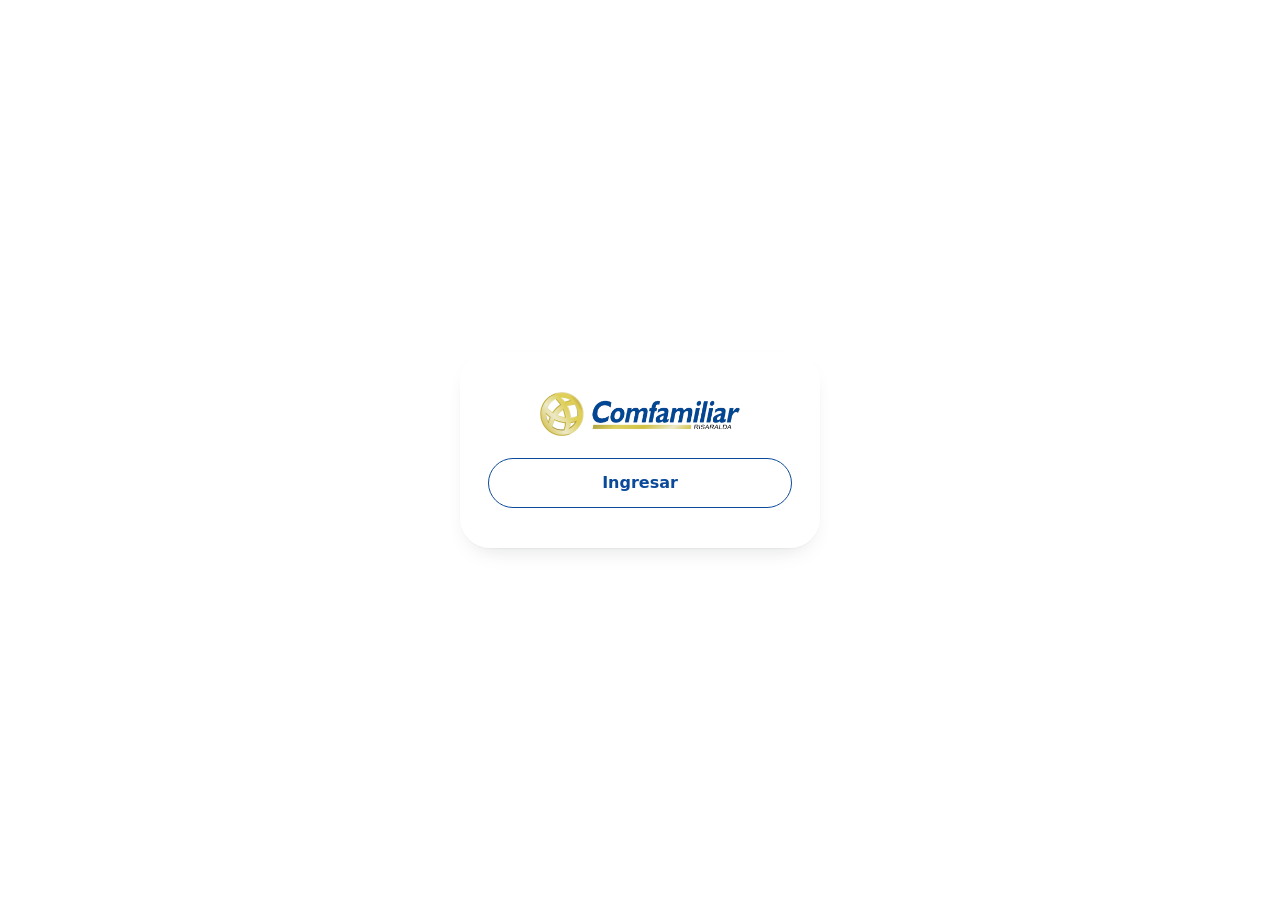
<file: index.html>
<!doctype html>
<html lang="es">
<head>
  <meta charset="utf-8">
  <meta name="viewport" content="width=device-width, initial-scale=1">
  <title>Cotizaciones · Comfamiliar Risaralda</title>
  <link rel="icon" type="image/png" href="favicon.png">
  <link rel="stylesheet" href="styles.css?v=26">
</head>
<body>
  <header class="topbar">
    <a class="brand" href="#/areas">
      <img src="assets/logo-comfamiliar.png" alt="Comfamiliar Risaralda">
      <span class="brand-sep"></span>
      <span class="brand-txt"><b>Cotizaciones</b></span>
    </a>
    <nav class="nav">
      <a href="#/areas" data-nav="areas"><svg viewBox="0 0 24 24" aria-hidden="true"><rect x="3.5" y="3.5" width="7" height="7" rx="1.5"/><rect x="13.5" y="3.5" width="7" height="7" rx="1.5"/><rect x="3.5" y="13.5" width="7" height="7" rx="1.5"/><rect x="13.5" y="13.5" width="7" height="7" rx="1.5"/></svg><span>Áreas</span></a>
      <a href="#/solicitar" data-nav="solicitar" class="nav-cta"><svg viewBox="0 0 24 24" aria-hidden="true"><rect x="3.5" y="3.5" width="17" height="17" rx="4"/><path d="M12 8v8M8 12h8"/></svg><span>Solicitar</span></a>
      <a href="#/solicitudes" data-nav="solicitudes"><svg viewBox="0 0 24 24" aria-hidden="true"><path d="M8 6h12M8 12h12M8 18h12"/><circle cx="4" cy="6" r=".8"/><circle cx="4" cy="12" r=".8"/><circle cx="4" cy="18" r=".8"/></svg><span>Solicitudes</span><span class="count" id="navCount"></span></a>
    </nav>
    <a class="btn primary" href="#/solicitar">Solicitar cotización</a>
    <button type="button" class="ghost" data-act="salir">Salir</button>
  </header>

  <section id="login" class="login" hidden>
    <form id="formLogin" class="login-card">
      <img src="assets/logo-comfamiliar.png" alt="Comfamiliar Risaralda" class="login-logo">
      <button class="primary">Ingresar</button>
    </form>
  </section>

  <main id="app"></main>

  <!-- Crear / editar área -->
  <dialog id="dlgArea">
    <form method="dialog" id="formArea">
      <div class="dialog-head">
        <h2 id="dlgAreaTitle">Nueva área</h2>
        <button class="ghost" value="cancel" formnovalidate aria-label="Cerrar">✕</button>
      </div>
      <div class="grid">
        <label class="span-2">Nombre del área *
          <input name="nombre" required placeholder="Ej.: Marketing">
        </label>
        <label class="span-2">Descripción
          <textarea name="descripcion" rows="2" placeholder="Qué servicios ofrece esta área"></textarea>
        </label>
        <label>Responsable
          <input name="responsable" placeholder="Nombre de quien cotiza">
        </label>
        <label>Correo del área
          <input name="email" type="email" placeholder="area@comfamiliar.com">
        </label>
      </div>
      <div class="dialog-foot">
        <button value="cancel" formnovalidate>Cancelar</button>
        <button class="primary" value="ok">Guardar área</button>
      </div>
    </form>
  </dialog>

  <a class="fab" href="#/solicitar" aria-label="Solicitar cotización"><svg viewBox="0 0 24 24" aria-hidden="true"><path d="M12 5v14M5 12h14"/></svg></a>
  <div id="toast" role="status" aria-live="polite"></div>

  <script src="app.js?v=20"></script>
</body>
</html>
</file>
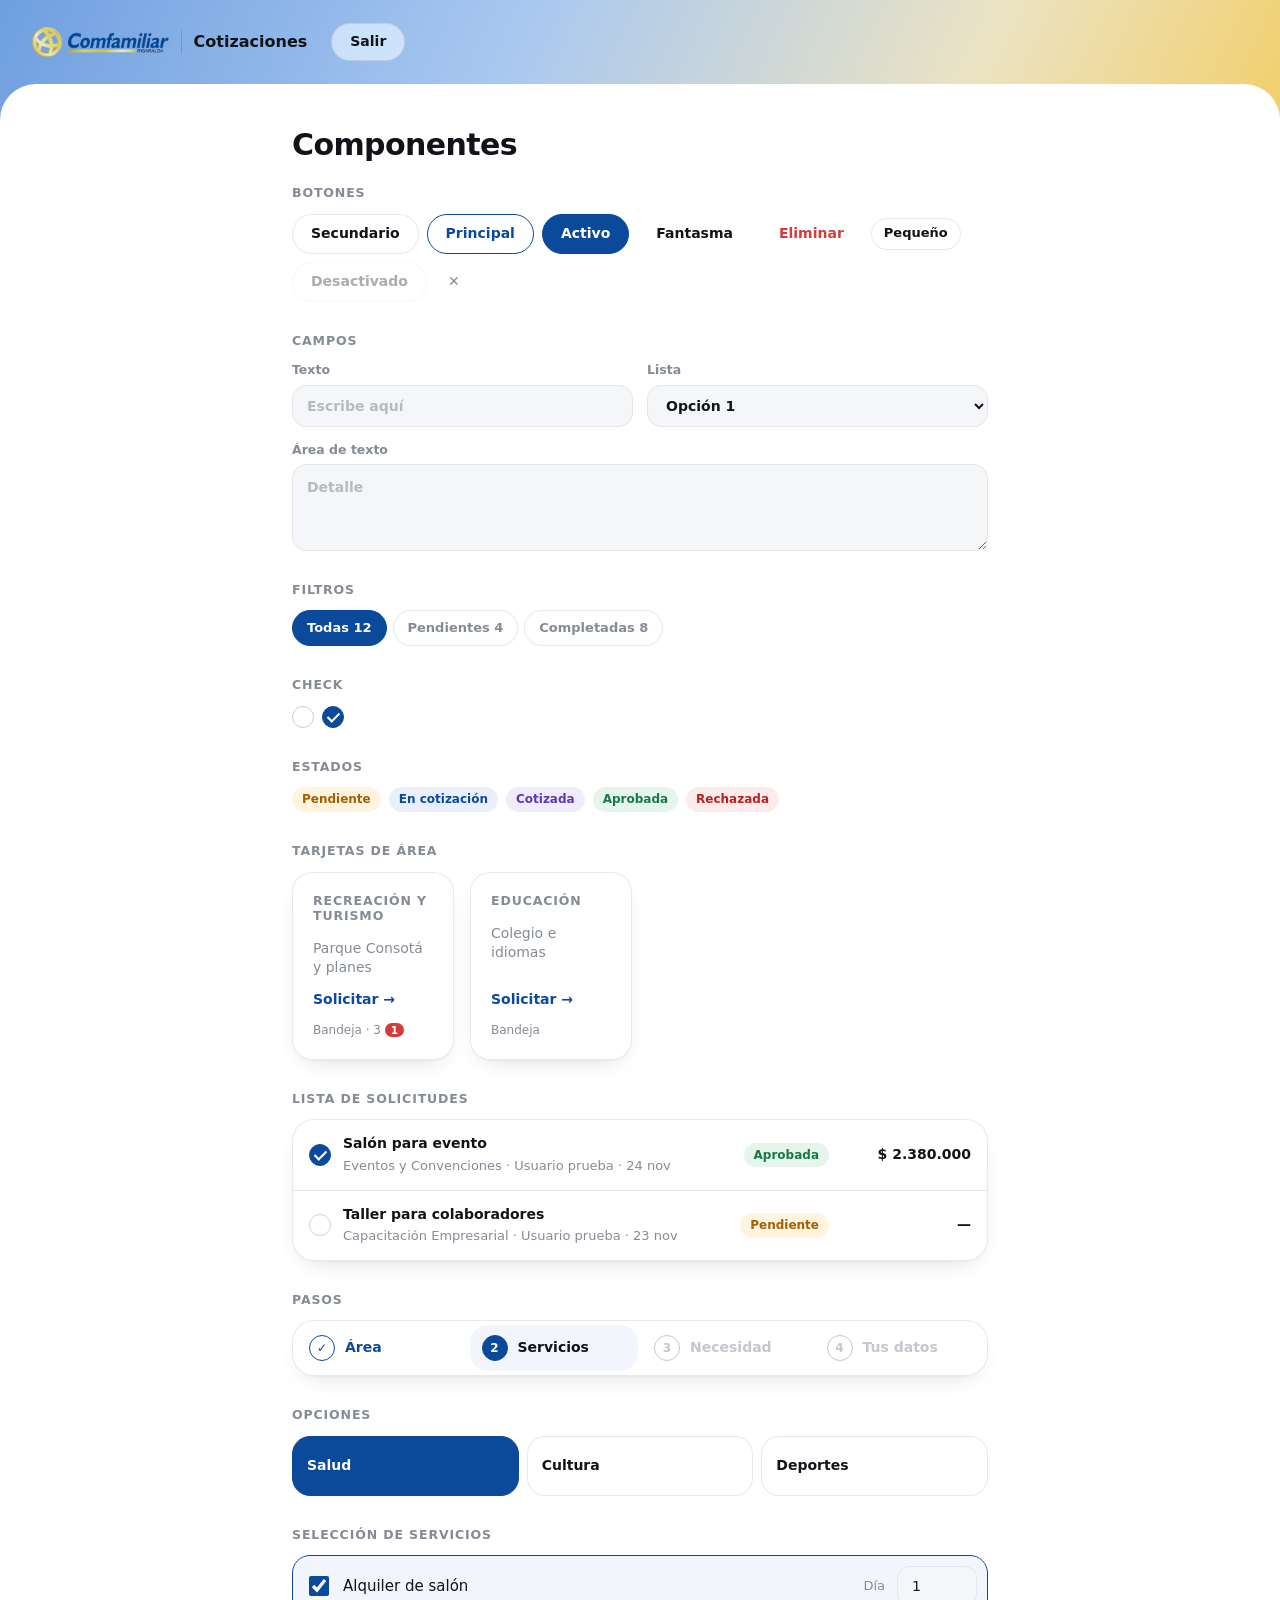
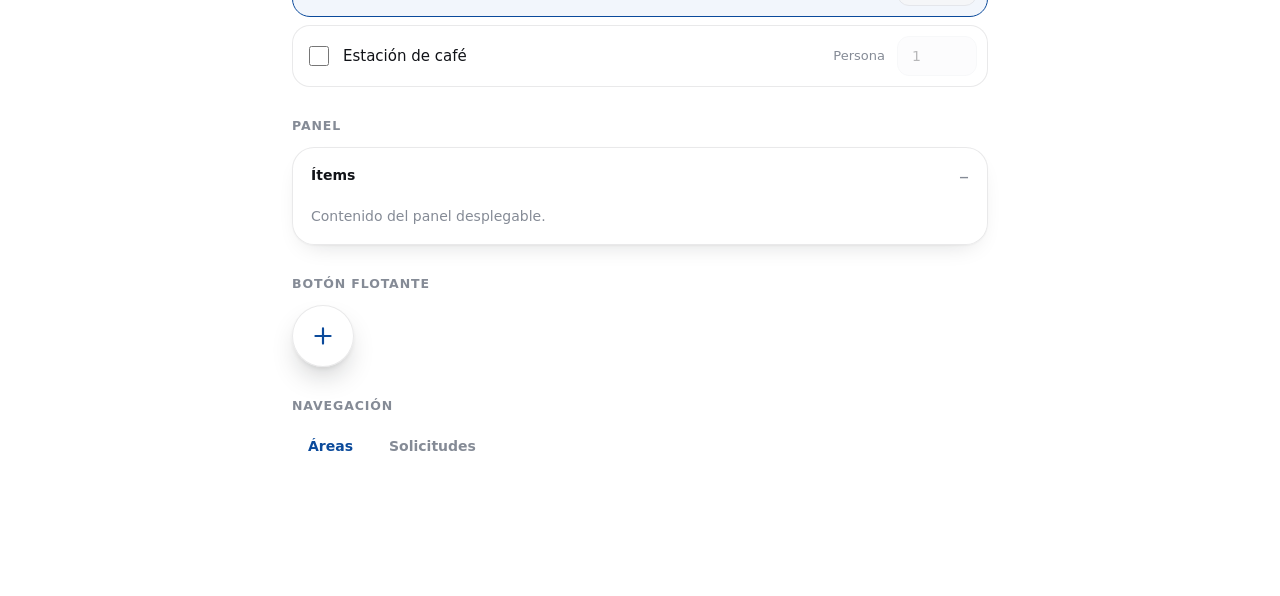
<file: componentes.html>
<!doctype html>
<html lang="es">
<head>
  <meta charset="utf-8">
  <meta name="viewport" content="width=device-width, initial-scale=1">
  <title>Componentes · Cotizador</title>
  <link rel="stylesheet" href="styles.css?v=26">
  <style>
    .kit section { margin-bottom: 30px; }
    .kit h2 { font-size: 12.5px; font-weight: 700; text-transform: uppercase; letter-spacing: .07em; color: var(--muted); margin: 0 0 12px; }
    .kit .demo { display: flex; flex-wrap: wrap; gap: 8px; align-items: center; }
    .kit .nav { position: static; }
    .kit .fab { position: static; display: grid; }
    .kit .stack { display: grid; gap: 12px; }
  </style>
</head>
<body>
  <header class="topbar">
    <a class="brand" href="index.html"><img src="assets/logo-comfamiliar.png" alt="Comfamiliar Risaralda"><span class="brand-sep"></span><span class="brand-txt"><b>Cotizaciones</b></span></a>
    <button class="ghost">Salir</button>
  </header>
  <main id="app">
    <div class="page narrow kit">
      <div class="page-head"><h1>Componentes</h1></div>

      <section>
        <h2>Botones</h2>
        <div class="demo">
          <button>Secundario</button>
          <button class="primary">Principal</button>
          <button class="on">Activo</button>
          <button class="ghost">Fantasma</button>
          <button class="danger-ghost">Eliminar</button>
          <button class="small">Pequeño</button>
          <button disabled>Desactivado</button>
          <button class="icon" title="Quitar">✕</button>
        </div>
      </section>

      <section>
        <h2>Campos</h2>
        <div class="grid">
          <label>Texto<input placeholder="Escribe aquí"></label>
          <label>Lista<select><option>Opción 1</option><option>Opción 2</option></select></label>
          <label class="span-2">Área de texto<textarea rows="3" placeholder="Detalle"></textarea></label>
        </div>
      </section>

      <section>
        <h2>Filtros</h2>
        <div class="chips">
          <button class="chip on">Todas 12</button>
          <button class="chip">Pendientes 4</button>
          <button class="chip">Completadas 8</button>
        </div>
      </section>

      <section>
        <h2>Check</h2>
        <div class="demo"><span class="chk"></span><span class="chk on"></span></div>
      </section>

      <section>
        <h2>Estados</h2>
        <div class="demo">
          <span class="badge st-pendiente">Pendiente</span>
          <span class="badge st-en_proceso">En cotización</span>
          <span class="badge st-cotizada">Cotizada</span>
          <span class="badge st-aprobada">Aprobada</span>
          <span class="badge st-rechazada">Rechazada</span>
        </div>
      </section>

      <section>
        <h2>Tarjetas de área</h2>
        <div class="area-grid">
          <article class="area-card"><a class="area-link" href="#"><h2>Recreación y Turismo</h2><p class="area-desc">Parque Consotá y planes</p><span class="area-go">Solicitar →</span></a><a class="area-sub" href="#">Bandeja · 3 <b>1</b></a></article>
          <article class="area-card"><a class="area-link" href="#"><h2>Educación</h2><p class="area-desc">Colegio e idiomas</p><span class="area-go">Solicitar →</span></a><a class="area-sub" href="#">Bandeja</a></article>
        </div>
      </section>

      <section>
        <h2>Lista de solicitudes</h2>
        <div class="sol-list">
          <a class="sol-row" href="#"><span class="chk on"></span><div class="sol-main"><strong>Salón para evento</strong><span>Eventos y Convenciones · Usuario prueba · 24 nov</span></div><div class="sol-meta"><span class="badge st-aprobada">Aprobada</span></div><div class="sol-total">$ 2.380.000</div></a>
          <a class="sol-row" href="#"><span class="chk"></span><div class="sol-main"><strong>Taller para colaboradores</strong><span>Capacitación Empresarial · Usuario prueba · 23 nov</span></div><div class="sol-meta"><span class="badge st-pendiente">Pendiente</span></div><div class="sol-total">—</div></a>
        </div>
      </section>

      <section>
        <h2>Pasos</h2>
        <ol class="stepper">
          <li class="done"><button><span class="n">✓</span><span class="l">Área</span></button></li>
          <li class="now"><button><span class="n">2</span><span class="l">Servicios</span></button></li>
          <li><button disabled><span class="n">3</span><span class="l">Necesidad</span></button></li>
          <li><button disabled><span class="n">4</span><span class="l">Tus datos</span></button></li>
        </ol>
      </section>

      <section>
        <h2>Opciones</h2>
        <div class="area-choices">
          <button class="area-choice on">Salud</button>
          <button class="area-choice">Cultura</button>
          <button class="area-choice">Deportes</button>
        </div>
      </section>

      <section>
        <h2>Selección de servicios</h2>
        <div class="pick">
          <label class="pick-row on"><input type="checkbox" checked><span>Alquiler de salón</span><span class="price">Día</span><input type="number" value="1"></label>
          <label class="pick-row"><input type="checkbox"><span>Estación de café</span><span class="price">Persona</span><input type="number" value="1" disabled></label>
        </div>
      </section>

      <section>
        <h2>Panel</h2>
        <details class="card" open><summary>Ítems</summary><p class="muted">Contenido del panel desplegable.</p></details>
      </section>

      <section>
        <h2>Botón flotante</h2>
        <a class="fab" href="#"><svg viewBox="0 0 24 24" aria-hidden="true"><path d="M12 5v14M5 12h14"/></svg></a>
      </section>

      <section>
        <h2>Navegación</h2>
        <nav class="nav">
      <a href="#/areas" data-nav="areas" class="active"><svg viewBox="0 0 24 24" aria-hidden="true"><rect x="3.5" y="3.5" width="7" height="7" rx="1.5"/><rect x="13.5" y="3.5" width="7" height="7" rx="1.5"/><rect x="3.5" y="13.5" width="7" height="7" rx="1.5"/><rect x="13.5" y="13.5" width="7" height="7" rx="1.5"/></svg><span>Áreas</span></a>
      <a href="#/solicitar" data-nav="solicitar" class="nav-cta"><svg viewBox="0 0 24 24" aria-hidden="true"><rect x="3.5" y="3.5" width="17" height="17" rx="4"/><path d="M12 8v8M8 12h8"/></svg><span>Solicitar</span></a>
      <a href="#/solicitudes" data-nav="solicitudes"><svg viewBox="0 0 24 24" aria-hidden="true"><path d="M8 6h12M8 12h12M8 18h12"/><circle cx="4" cy="6" r=".8"/><circle cx="4" cy="12" r=".8"/><circle cx="4" cy="18" r=".8"/></svg><span>Solicitudes</span><span class="count" id="navCount"></span></a>
    </nav>
      </section>
    </div>
  </main>
</body>
</html>
</file>
<file: styles.css>
/* =========================================================
   Cotizador · Comfamiliar Risaralda
   Mobile first. Estilo «widget»: cabecera con tinte de marca, hoja blanca
   con esquinas muy redondeadas, tarjetas suaves, botones píldora.
   Paleta: blanco + azul Comfamiliar.
   ========================================================= */

:root {
  --bg: #ffffff;
  --soft: #f5f6f8;
  --line: #e4e6eb;
  --ink: #111318;
  --muted: #858b96;
  --brand: #0b4a9b;
  --tint: #f2f6fc;
  --grad: linear-gradient(115deg, #6f9fe0 0%, #a9c8f0 40%, #ebe3c3 75%, #f2cf6b 100%);
  --tint-line: #d9e4f3;
  --danger: #d23c3c;
  --accent: var(--brand);
  --rx: 22px;
  --shadow: 0 1px 2px rgba(17, 19, 24, .04), 0 10px 26px -14px rgba(17, 19, 24, .2);
  --top: 68px;
  font-family: "Inter", ui-sans-serif, system-ui, -apple-system, "Segoe UI", Roboto, sans-serif;
  color: var(--ink);
  -webkit-font-smoothing: antialiased;
}

* { box-sizing: border-box; }
html { -webkit-text-size-adjust: 100%; }
body { margin: 0; background: var(--grad) top center / 100% calc(var(--top) + 48px) no-repeat, #fff; font-size: 15px; line-height: 1.4; }
a { color: inherit; }
h1, h2, h3 { margin: 0; letter-spacing: -.02em; }
[hidden] { display: none !important; }

/* =========================================================
   Componentes base
   ========================================================= */

/* ---- Botón ---- */
button, .btn {
  font: inherit; font-weight: 600; cursor: pointer; text-decoration: none;
  display: inline-flex; align-items: center; justify-content: center; gap: 6px;
  height: 44px; padding: 0 18px; white-space: nowrap;
  border: 1px solid var(--line); border-radius: 99px;
  background: var(--bg); color: var(--ink);
}
button:hover, .btn:hover { border-color: var(--brand); color: var(--brand); }
button:active, .btn:active, button.on, .btn.on { background: var(--brand); border-color: var(--brand); color: #fff; }
button:disabled { opacity: .35; cursor: default; }
button:disabled:hover { border-color: var(--line); color: var(--ink); }

.primary, .btn.primary { border-color: var(--brand); color: var(--brand); }
.primary:hover, .btn.primary:hover, .primary:active, .btn.primary:active { background: var(--brand); color: #fff; }
.ghost { border-color: transparent; background: transparent; }
.danger-ghost { border-color: transparent; color: var(--danger); background: transparent; }
.danger-ghost:hover { border-color: var(--danger); color: var(--danger); }
.danger-ghost:active { background: var(--danger); color: #fff; }
.small { height: 34px; padding: 0 12px; font-size: 13px; }
.icon { width: 38px; height: 38px; padding: 0; border-color: transparent; color: var(--muted); }
.icon:hover { border-color: var(--danger); color: var(--danger); }
.icon:active { background: var(--danger); border-color: var(--danger); color: #fff; }
.link-danger { height: auto; padding: 0; margin-top: 16px; border: none; background: none; color: var(--muted); font-size: 13px; font-weight: 500; }
.link-danger:hover, .link-danger:active { background: none; color: var(--danger); }

/* ---- Campo ---- */
label { display: flex; flex-direction: column; gap: 6px; font-size: 12.5px; font-weight: 600; color: var(--muted); }
input, select, textarea {
  font: inherit; font-size: 16px; color: var(--ink);
  width: 100%; height: 46px; padding: 0 14px;
  border: 1px solid var(--line); border-radius: 14px; background: var(--bg);
}
textarea { height: auto; padding: 12px 14px; resize: vertical; line-height: 1.45; }
input:focus, select:focus, textarea:focus { outline: none; border-color: var(--brand); }
input::placeholder, textarea::placeholder { color: #b5bac3; }
input[type="checkbox"] { width: 20px; height: 20px; accent-color: var(--brand); margin: 0; }

/* ---- Tarjeta ---- */
.card, .panel, .wizard, .success, .stepper, .item, .login-card, .sol-list {
  background: var(--bg); border: 1px solid var(--line); border-radius: var(--rx); box-shadow: var(--shadow);
}
.card { padding: 0 18px 18px; }
.card summary {
  cursor: pointer; font-weight: 700; padding: 18px 0; list-style: none;
  display: flex; justify-content: space-between; align-items: center;
}
.card summary::-webkit-details-marker { display: none; }
.card summary::after { content: "+"; color: var(--muted); font-weight: 400; font-size: 20px; line-height: 1; }
.card[open] summary::after { content: "–"; }
.card:not([open]) { padding-bottom: 0; }
.panel { padding: 18px; }
.panel-head { display: flex; justify-content: space-between; align-items: center; gap: 10px; margin-bottom: 14px; flex-wrap: wrap; }
.panel-head h2 { font-size: 17px; font-weight: 700; }

/* ---- Insignia de estado ---- */
.badge { display: inline-block; font-size: 12px; font-weight: 600; padding: 4px 10px; border-radius: 99px; white-space: nowrap; }
.st-pendiente  { background: #fff4e0; color: #a35f00; }
.st-en_proceso { background: #e9f0fb; color: var(--brand); }
.st-cotizada   { background: #f1ecfb; color: #5f36b8; }
.st-aprobada   { background: #e6f5ec; color: #16794a; }
.st-rechazada  { background: #fcebeb; color: #b42323; }

/* ---- Chip / filtro ---- */
.chips { display: flex; gap: 6px; overflow-x: auto; scrollbar-width: none; }
.chips::-webkit-scrollbar { display: none; }
.chip { height: 36px; padding: 0 14px; font-size: 13px; color: var(--muted); flex-shrink: 0; }

/* ---- Check redondo ---- */
.chk { width: 22px; height: 22px; border-radius: 50%; border: 1.5px solid #c9ced8; display: grid; place-items: center; flex-shrink: 0; }
.chk.on { background: var(--brand); border-color: var(--brand); }
.chk.on::after { content: ""; width: 5px; height: 10px; border: solid #fff; border-width: 0 2px 2px 0; transform: translateY(-1px) rotate(45deg); }

/* ---- Contador ---- */
.count:empty { display: none; }
.count {
  background: var(--danger); color: #fff; font-size: 10.5px; font-weight: 700;
  min-width: 18px; height: 18px; padding: 0 5px; border-radius: 99px;
  display: inline-flex; align-items: center; justify-content: center;
}

/* ---- Botón flotante «+» ---- */
.fab {
  display: none; position: fixed; right: 32px; bottom: 32px; z-index: 15;
  width: 62px; height: 62px; border-radius: 50%; place-items: center;
  background: var(--bg); border: 1px solid var(--line); color: var(--brand);
  font-size: 32px; font-weight: 300; line-height: 1; text-decoration: none;
  box-shadow: 0 2px 4px rgba(17, 19, 24, .06), 0 14px 30px -10px rgba(17, 19, 24, .3);
}
.fab svg { width: 26px; height: 26px; display: block; fill: none; stroke: currentColor; stroke-width: 2; stroke-linecap: round; }
.fab:hover, .fab:active { background: var(--brand); border-color: var(--brand); color: #fff; }

/* ---- Diálogo (hoja inferior en celular) ---- */
dialog {
  position: fixed; inset: auto 0 0 0; margin: 0; width: 100%; max-width: none; max-height: 90vh; overflow: auto;
  border: none; border-radius: 28px 28px 0 0; padding: 22px 18px calc(22px + env(safe-area-inset-bottom));
  box-shadow: 0 -20px 50px -20px rgba(17, 19, 24, .3);
}
dialog::backdrop { background: rgba(17, 19, 24, .35); }
.dialog-head { display: flex; justify-content: space-between; align-items: center; margin-bottom: 18px; }
.dialog-head h2 { font-size: 20px; }
.dialog-head .ghost { width: 38px; padding: 0; color: var(--muted); }
.dialog-foot { display: flex; justify-content: flex-end; gap: 8px; margin-top: 22px; }

/* ---- Aviso ---- */
#toast {
  position: fixed; left: 50%; bottom: 104px; transform: translateX(-50%);
  background: var(--ink); color: #fff; padding: 12px 20px; border-radius: 99px; font-weight: 600;
  display: none; z-index: 50; white-space: nowrap;
}
#toast.show { display: block; }

/* =========================================================
   Estructura
   ========================================================= */

/* ---- Cabecera ---- */
.topbar { display: flex; align-items: center; gap: 12px; height: var(--top); padding: 0 18px; }
.brand { display: flex; align-items: center; gap: 12px; text-decoration: none; flex: 1; min-width: 0; }
.brand img { height: 24px; width: auto; display: block; }
.brand-sep { width: 1px; height: 24px; background: rgba(17, 19, 24, .15); }
.brand-txt { display: flex; flex-direction: column; line-height: 1.15; min-width: 0; }
.brand-txt b { font-size: 15px; font-weight: 700; }
.brand-txt small { display: none; }
.topbar > .btn.primary { display: none; }
.topbar .ghost { background: rgba(255, 255, 255, .7); height: 38px; }

/* ---- Navegación: barra flotante inferior en celular ---- */
.nav {
  position: fixed; left: 12px; right: 12px; bottom: calc(12px + env(safe-area-inset-bottom)); z-index: 20;
  display: flex; padding: 4px; gap: 2px;
  background: rgba(255, 255, 255, .97); border: 1px solid var(--line); border-radius: 26px;
  box-shadow: 0 12px 34px -10px rgba(17, 19, 24, .3);
}
.nav a {
  position: relative; flex: 1; display: flex; flex-direction: column; align-items: center; justify-content: center;
  gap: 3px; height: 58px; border-radius: 22px; text-decoration: none;
  font-size: 11px; font-weight: 600; color: var(--muted);
}
.nav a.active { background: var(--tint); color: var(--brand); }
.nav svg { width: 22px; height: 22px; fill: none; stroke: currentColor; stroke-width: 1.7; stroke-linecap: round; stroke-linejoin: round; }
.nav .count { position: absolute; top: 6px; left: calc(50% + 6px); }

/* ---- Hoja de contenido ---- */
main#app { background: var(--bg); min-height: calc(100vh - var(--top)); border-radius: 30px 30px 0 0; }
.page { padding: 24px 14px 120px; margin: 0 auto; }
.page-head { display: flex; justify-content: space-between; align-items: center; gap: 12px; margin-bottom: 18px; flex-wrap: wrap; }
.page-head h1 { font-size: 26px; font-weight: 800; }
.muted { color: var(--muted); margin: 3px 0 0; }
.head-actions { display: flex; gap: 6px; flex-wrap: wrap; align-items: center; }
.back { display: inline-block; margin-bottom: 14px; color: var(--muted); text-decoration: none; font-weight: 600; font-size: 13px; }
.back:hover { color: var(--ink); }
.empty { color: var(--muted); text-align: center; padding: 36px 12px; margin: 0; }
.empty a { color: var(--brand); }

.grid { display: grid; grid-template-columns: 1fr; gap: 14px; }
.span-2 { grid-column: auto; }
.two-col, .layout { display: grid; grid-template-columns: 1fr; gap: 16px; align-items: start; }
.editor { display: flex; flex-direction: column; gap: 12px; }

/* =========================================================
   Pantallas
   ========================================================= */

/* ---- Ingreso ---- */
body.locked .topbar, body.locked main, body.locked .fab, body.locked .nav { display: none; }
.login { background: #fff; min-height: 100vh; display: grid; place-items: center; padding: 24px; }
.login-card { width: min(360px, 100%); display: flex; flex-direction: column; gap: 22px; padding: 40px 28px; border: none; border-radius: 30px; }
.login-logo { height: 44px; width: auto; align-self: center; }
.login-card .primary { height: 50px; font-size: 16px; }

/* ---- Áreas: grilla de 2 desde el celular ---- */
.area-grid { display: grid; grid-template-columns: 1fr 1fr; gap: 10px; }
.area-card {
  display: flex; flex-direction: column; gap: 10px; padding: 16px 14px;
  background: var(--tint); border: 1px solid var(--tint-line); border-radius: 20px; box-shadow: var(--shadow);
}
.area-link { text-decoration: none; display: flex; flex-direction: column; gap: 4px; flex: 1; }
.area-link h2 { font-size: 15.5px; font-weight: 700; line-height: 1.2; }
.area-desc { margin: 0; color: var(--muted); font-size: 13px; line-height: 1.35; }
.area-go { margin-top: auto; padding-top: 10px; color: var(--brand); font-weight: 700; font-size: 14px; }
.area-sub { align-self: flex-start; color: var(--muted); font-size: 12px; font-weight: 500; text-decoration: none; }
.area-sub:hover { color: var(--brand); }
.area-sub b { background: var(--danger); color: #fff; font-size: 10.5px; padding: 1px 6px; border-radius: 99px; }

/* Bandeja del área: catálogo */
.cat-head, .cat-row { display: grid; grid-template-columns: 1fr 70px 96px 38px; gap: 6px; align-items: center; }
.cat-head { font-size: 11px; color: var(--muted); font-weight: 600; margin: 4px 0 8px; }
.cat-row { margin-bottom: 6px; }
.cat-row input { height: 40px; padding: 0 10px; font-size: 14px; border-radius: 12px; }
.add { width: 100%; margin-top: 10px; border-style: dashed; color: var(--muted); }

/* ---- Lista de solicitudes ---- */
.filters { display: flex; gap: 8px; margin-bottom: 12px; flex-wrap: wrap; }
.filters input, .filters select { flex: 1 1 160px; }
.chips-row { margin: 0 0 14px; }
.sol-list { display: flex; flex-direction: column; overflow: hidden; }
.sol-row {
  display: grid; grid-template-columns: 22px 1fr auto; gap: 6px 12px; align-items: center;
  padding: 14px 16px; border-bottom: 1px solid var(--line); text-decoration: none;
}
.sol-row:last-child { border-bottom: none; }
.sol-row:hover { background: var(--soft); }
.sol-main strong { display: block; margin-bottom: 2px; font-weight: 700; }
.sol-main span { color: var(--muted); font-size: 13px; }
.sol-total { grid-column: 2 / -1; font-weight: 700; font-variant-numeric: tabular-nums; }

/* ---- Asistente (solicitar) ---- */
.stepper { list-style: none; display: flex; margin: 0 0 16px; padding: 4px; gap: 4px; overflow: hidden; }
.stepper li { flex: 0 0 46px; }
.stepper li.now { flex: 1; }
.stepper button { width: 100%; height: 46px; border: none; border-radius: 18px; gap: 10px; padding: 0; color: var(--muted); background: transparent; }
.stepper li.now button { justify-content: flex-start; padding: 0 12px; background: var(--tint); color: var(--ink); }
.stepper button:hover { color: var(--brand); }
.stepper button:active { background: var(--tint); color: var(--brand); }
.stepper button:disabled { opacity: 1; color: #c3c7cf; }
.stepper .n { width: 26px; height: 26px; flex-shrink: 0; display: grid; place-items: center; border: 1.5px solid currentColor; border-radius: 50%; font-size: 12px; font-weight: 700; }
.stepper .l { display: none; }
.stepper li.now .l { display: inline; }
.stepper li.done button { color: var(--brand); }
.stepper li.now .n { background: var(--brand); border-color: var(--brand); color: #fff; }

.wizard { padding: 22px 16px; }
.step-title { font-size: 22px; font-weight: 800; margin-bottom: 18px; }
.wizard-foot { display: flex; justify-content: space-between; gap: 10px; margin-top: 24px; padding-top: 18px; border-top: 1px solid var(--line); }
.wizard-foot button { height: 48px; padding: 0 22px; }
.wizard-foot .primary { flex: 1; max-width: 260px; }

.area-choices { display: grid; grid-template-columns: 1fr 1fr; gap: 8px; }
.area-choice { height: 60px; padding: 0 14px; justify-content: flex-start; text-align: left; white-space: normal; line-height: 1.2; border-radius: 18px; }

.pick { display: flex; flex-direction: column; gap: 8px; }
.pick-row {
  display: grid; grid-template-columns: 22px 1fr 76px; gap: 12px; align-items: center;
  padding: 10px 10px 10px 16px; border: 1px solid var(--line); border-radius: 18px; cursor: pointer;
  font-size: 15px; color: var(--ink); font-weight: 500;
}
.pick-row:hover { background: var(--soft); }
.pick-row.on { border-color: var(--brand); background: var(--tint); }
.pick-row .price { display: none; color: var(--muted); font-size: 13px; font-variant-numeric: tabular-nums; }
.pick-row input[type="number"] { height: 40px; border-radius: 12px; }
.pick-row input[type="number"]:disabled { opacity: .3; }

.info { display: grid; grid-template-columns: 100px 1fr; gap: 8px 12px; margin: 0; }
.info dt { color: var(--muted); }
.info dd { margin: 0; white-space: pre-wrap; word-break: break-word; }
.summary dd { font-weight: 600; }

.success { text-align: center; padding: 56px 24px; background: var(--tint); border-color: var(--tint-line); }
.success .tick { width: 64px; height: 64px; margin: 0 auto 18px; display: grid; place-items: center; font-size: 28px; color: #fff; background: var(--brand); border-radius: 50%; }
.success h1 { font-size: 24px; margin-bottom: 4px; }
.success .head-actions { justify-content: center; margin-top: 26px; }

/* ---- Solicitud + cotización ---- */
.head-actions .badge { margin-right: 4px; }
.timeline { list-style: none; margin: 16px 0 0; padding: 14px 0 0; border-top: 1px solid var(--line); }
.timeline li { display: flex; gap: 10px; align-items: center; font-size: 13px; color: var(--muted); padding: 3px 0; }
.timeline li::before { content: ""; width: 7px; height: 7px; border-radius: 50%; background: #cfd3da; flex-shrink: 0; }

.items { display: flex; flex-direction: column; gap: 10px; }
.item { padding: 12px; box-shadow: none; border-radius: 18px; }
.item-head { display: flex; gap: 6px; align-items: flex-start; }
.item-head textarea { flex: 1; min-height: 46px; }
.item-tools { display: flex; gap: 2px; }
.item-tools button { width: 32px; height: 38px; padding: 0; border-color: transparent; color: var(--muted); }
.item-tools button[data-act="item-del"]:hover { color: var(--danger); border-color: var(--danger); }
.item-grid { display: grid; grid-template-columns: 1fr 1fr; gap: 8px; margin-top: 8px; align-items: end; }
.item-grid label { font-size: 11.5px; }
.item-grid input { height: 42px; padding: 0 12px; border-radius: 12px; }
.item-total { grid-column: span 2; text-align: right; font-weight: 700; font-size: 16px; color: var(--ink); font-variant-numeric: tabular-nums; }
.add-row { display: flex; flex-direction: column; gap: 8px; margin-top: 10px; }
.add-row .add { margin-top: 0; }
.add-select { cursor: pointer; color: var(--muted); border-radius: 99px; }

.mini-totals { display: grid; grid-template-columns: 1fr auto; gap: 6px 16px; margin: 18px 0 0; padding-top: 14px; border-top: 1px solid var(--line); }
.mini-totals dt { color: var(--muted); }
.mini-totals dd { margin: 0; text-align: right; font-variant-numeric: tabular-nums; }
.mini-totals .grand { font-weight: 800; font-size: 18px; color: var(--ink); margin-top: 4px; }

/* ---- Documento (vista previa y PDF) ---- */
.preview-wrap { position: static; }
.doc {
  background: #fff; width: 100%; max-width: 820px; margin: 0 auto; padding: 26px 20px;
  border: 1px solid var(--line); border-radius: 16px; box-shadow: var(--shadow);
  font-size: 12.5px; line-height: 1.5; color: #222; display: flex; flex-direction: column;
}
.doc.placeholder { display: grid; place-items: center; color: #c3c7cf; min-height: 240px; border-style: dashed; box-shadow: none; font-size: 15px; }
.doc-head { display: flex; flex-direction: column; gap: 18px; padding-bottom: 22px; border-bottom: 2px solid var(--accent); }
.doc-logo { max-height: 48px; max-width: 220px; object-fit: contain; display: block; margin-bottom: 10px; }
.doc-company h1 { margin: 0 0 4px; font-size: 17px; color: #111; letter-spacing: 0; }
.doc-company p { margin: 0; color: #666; }
.doc-company .doc-area { margin-top: 6px; color: var(--accent); font-weight: 600; }
.doc-title h2 { margin: 0; font-size: 20px; letter-spacing: .1em; color: var(--accent); font-weight: 800; }
.doc-title table { margin-top: 8px; border-collapse: collapse; }
.doc-title td { padding: 1px 14px 1px 0; }
.doc-title td:first-child { color: #888; }
.doc-title td:last-child { font-weight: 600; }
.doc-client { margin: 22px 0; padding: 14px 16px; background: var(--tint); border-radius: 12px; }
.doc-label { font-size: 10px; text-transform: uppercase; letter-spacing: .1em; color: var(--accent); font-weight: 700; margin: 0 0 6px; }
.doc-client .name { font-size: 15px; font-weight: 700; margin: 0 0 2px; }
.doc-client .cols { display: grid; grid-template-columns: 1fr; gap: 2px 24px; color: #555; }
.doc-ref { margin: -8px 0 18px; color: #555; }
.doc-items { width: 100%; border-collapse: collapse; }
.doc-items th { color: var(--accent); font-size: 10px; text-transform: uppercase; letter-spacing: .06em; padding: 8px 6px; text-align: left; border-bottom: 1px solid var(--accent); }
.doc-items td { padding: 9px 6px; border-bottom: 1px solid #eef0f3; vertical-align: top; }
.doc-items .desc { white-space: pre-wrap; }
.doc-items .num, .doc-items th.num { text-align: right; font-variant-numeric: tabular-nums; white-space: nowrap; }
.doc-items .empty td { color: #bbb; text-align: center; padding: 28px; }
.doc-bottom { display: flex; flex-direction: column; gap: 20px; margin-top: 22px; }
.doc-terms p { margin: 0 0 12px; white-space: pre-wrap; color: #555; }
.doc-totals { width: 100%; border-collapse: collapse; }
.doc-totals td { padding: 5px 0; font-variant-numeric: tabular-nums; }
.doc-totals td:first-child { color: #666; }
.doc-totals td:last-child { text-align: right; }
.doc-totals .neg { color: #c33; }
.doc-totals .grand td { border-top: 2px solid var(--accent); padding-top: 10px; font-size: 16px; font-weight: 800; color: #111; }
.doc-footer { margin-top: auto; padding-top: 40px; display: flex; justify-content: space-between; align-items: flex-end; gap: 24px; }
.firma { width: 220px; border-top: 1px solid #bbb; padding-top: 6px; color: #444; text-align: center; line-height: 1.4; }
.firma small { color: #999; }
.doc-footer > small { color: #bbb; }

/* =========================================================
   Vidrio: superficies translúcidas y desenfocadas sobre el degradado
   ========================================================= */
:root {
  --glass: rgba(255, 255, 255, .55);
  --glass-soft: rgba(255, 255, 255, .38);
  --glass-strong: rgba(255, 255, 255, .78);
  --glass-line: rgba(17, 19, 24, .09);
  --blur: blur(22px) saturate(170%);
}
main#app { background: #fff; }
.card, .panel, .wizard, .success, .stepper, .item, .login-card, .sol-list, .rows, .ttable, .plan,
.area-card, .mcard, .stat, .person, .pick-row, .area-choice, .choice, .mchip {
  background: var(--glass); border-color: var(--glass-line);
  -webkit-backdrop-filter: var(--blur); backdrop-filter: var(--blur);
}
button, .btn {
  background: var(--glass); border-color: var(--glass-line);
  -webkit-backdrop-filter: var(--blur); backdrop-filter: var(--blur);
}
.ghost, .danger-ghost, .icon, .link, .link-danger, .stepper button, .item-tools button, .mchip .x, .tag { -webkit-backdrop-filter: none; backdrop-filter: none; }
.ghost, .danger-ghost, .icon, .stepper button, .item-tools button { background: transparent; border-color: transparent; }
button:active, .btn:active, button.on, .btn.on, .primary:hover, .btn.primary:hover, .primary:active, .btn.primary:active { background: var(--brand); border-color: var(--brand); color: #fff; }
.primary, .btn.primary { border-color: var(--brand); }
.danger-ghost:active, .icon:active { background: var(--danger); border-color: var(--danger); color: #fff; }
input, select, textarea { background: var(--soft); border-color: var(--line); }
input:focus, select:focus, textarea:focus { background: #fff; border-color: var(--brand); }
.pick-row.on, .stepper li.now button { background: var(--tint); }
.sol-row:hover, .row:hover { background: var(--soft); }
.sol-row, .row, .trow { border-bottom-color: var(--line); }
.topbar .ghost, .yo { background: var(--glass); border-color: var(--glass-line); -webkit-backdrop-filter: var(--blur); backdrop-filter: var(--blur); }
.nav { background: var(--glass); border-color: var(--glass-line); -webkit-backdrop-filter: var(--blur); backdrop-filter: var(--blur); }
.nav a.active { background: var(--glass-strong); }
.fab { background: var(--glass); border-color: var(--glass-line); -webkit-backdrop-filter: var(--blur); backdrop-filter: var(--blur); }
dialog { background: var(--glass-strong); -webkit-backdrop-filter: var(--blur); backdrop-filter: var(--blur); }
dialog::backdrop { background: rgba(17, 19, 24, .2); -webkit-backdrop-filter: blur(6px); backdrop-filter: blur(6px); }
#toast { background: rgba(17, 19, 24, .72); -webkit-backdrop-filter: var(--blur); backdrop-filter: var(--blur); }
.planilla-box, .doc-client { background: var(--glass); }
.doc { background: #fff; }

/* =========================================================
   Tableta (≥ 640 px)
   ========================================================= */
@media (min-width: 640px) {
  .page { padding: 32px 24px 120px; }
  .grid { grid-template-columns: 1fr 1fr; }
  .span-2 { grid-column: span 2; }
  .area-grid { gap: 14px; }
  .area-card { padding: 20px; gap: 12px; }
  .area-link h2 { font-size: 18px; }
  .area-desc { font-size: 14px; }
  .area-choices { grid-template-columns: repeat(3, 1fr); }
  .pick-row { grid-template-columns: 22px 1fr auto 80px; }
  .pick-row .price { display: inline; }
  .sol-row { grid-template-columns: 22px 1fr auto 130px; }
  .sol-total { grid-column: auto; text-align: right; }
  .item-grid { grid-template-columns: .8fr .9fr 1.4fr .8fr 1.3fr; }
  .item-total { grid-column: auto; padding-bottom: 11px; }
  .add-row { flex-direction: row; }
  .add-row > * { flex: 1; }
  .stepper li { flex: 1; }
  .stepper button { justify-content: flex-start; padding: 0 12px; }
  .stepper .l { display: inline; }
  .wizard { padding: 28px; }
  dialog { inset: 0; margin: auto; width: min(540px, 92vw); border-radius: 28px; padding: 26px; box-shadow: 0 30px 70px -20px rgba(17, 19, 24, .35); }
  .doc { padding: 44px 46px; }
  .doc-head { flex-direction: row; justify-content: space-between; gap: 24px; }
  .doc-title { text-align: right; }
  .doc-title table { margin-left: auto; }
  .doc-title td { padding: 1px 0 1px 14px; }
  .doc-title td:last-child { text-align: right; }
  .doc-client .cols { grid-template-columns: 1fr 1fr; }
  .doc-bottom { flex-direction: row; justify-content: space-between; gap: 32px; }
  .doc-terms { flex: 1; }
  .doc-totals { width: 280px; align-self: flex-start; }
  .doc-items th, .doc-items td { padding-left: 10px; padding-right: 10px; }
}

/* =========================================================
   Escritorio (≥ 1024 px)
   ========================================================= */
@media (min-width: 1024px) {
  :root { --top: 84px; }
  body { font-size: 14px; }
  .topbar { padding: 0 32px; gap: 24px; }
  .brand { flex: 0 0 auto; }
  .brand img { height: 30px; }
  .brand-txt b { font-size: 16px; }
  .nav {
    position: static; flex: 1; padding: 0; gap: 4px;
    background: none; border: none; border-radius: 0; box-shadow: none;
    -webkit-backdrop-filter: none; backdrop-filter: none;
  }
  .nav a { flex: 0 0 auto; flex-direction: row; height: 40px; padding: 0 16px; border-radius: 99px; font-size: 14px; }
  .nav a.active { background: var(--glass-strong); }
  .nav svg { display: none; }
  .nav .count { position: static; }
  .nav-cta { display: none !important; }
  .fab { display: grid; }
  main#app { border-radius: 36px 36px 0 0; }
  .page { max-width: 1180px; padding: 40px 32px 100px; }
  .page.wide { max-width: 1440px; }
  .page.narrow { max-width: 760px; }
  .page-head h1 { font-size: 30px; }
  button, .btn { height: 40px; }
  .small { height: 32px; }
  input, select, textarea { font-size: 14px; height: 42px; }
  textarea { height: auto; }
  .area-grid { grid-template-columns: repeat(4, 1fr); gap: 16px; }
  .area-card:hover { box-shadow: 0 1px 2px rgba(17, 19, 24, .05), 0 16px 34px -14px rgba(17, 19, 24, .3); }
  .two-col { grid-template-columns: 1.5fr 1fr; gap: 20px; }
  .layout { grid-template-columns: minmax(380px, 500px) 1fr; gap: 28px; }
  .preview-wrap { position: sticky; top: 24px; }
  .doc { min-height: 1060px; padding: 52px 56px; }
  .doc.placeholder { min-height: 560px; }
  .filters select { flex: 0 0 200px; }
  #toast { bottom: 32px; }
}

/* =========================================================
   Impresión / PDF
   ========================================================= */
@page { size: letter; margin: 12mm; }
@media print {
  body { background: #fff !important; }
  .topbar, .nav, .fab, .editor, .page-head, .back, dialog, #toast, .login { display: none !important; }
  main#app { background: none; border-radius: 0; min-height: 0; }
  .page { padding: 0; max-width: none; }
  .layout { display: block; }
  .preview-wrap { position: static; }
  .doc { border: none; border-radius: 0; box-shadow: none; max-width: none; min-height: calc(279mm - 24mm); padding: 0; }
  .doc-head { flex-direction: row; justify-content: space-between; }
  .doc-title { text-align: right; }
  .doc-title table { margin-left: auto; }
  .doc-bottom { flex-direction: row; justify-content: space-between; }
  .doc-totals { width: 280px; }
  .doc-client .cols { grid-template-columns: 1fr 1fr; }
  .doc-items tr { break-inside: avoid; }
  * { -webkit-print-color-adjust: exact; print-color-adjust: exact; }
}
</file>
